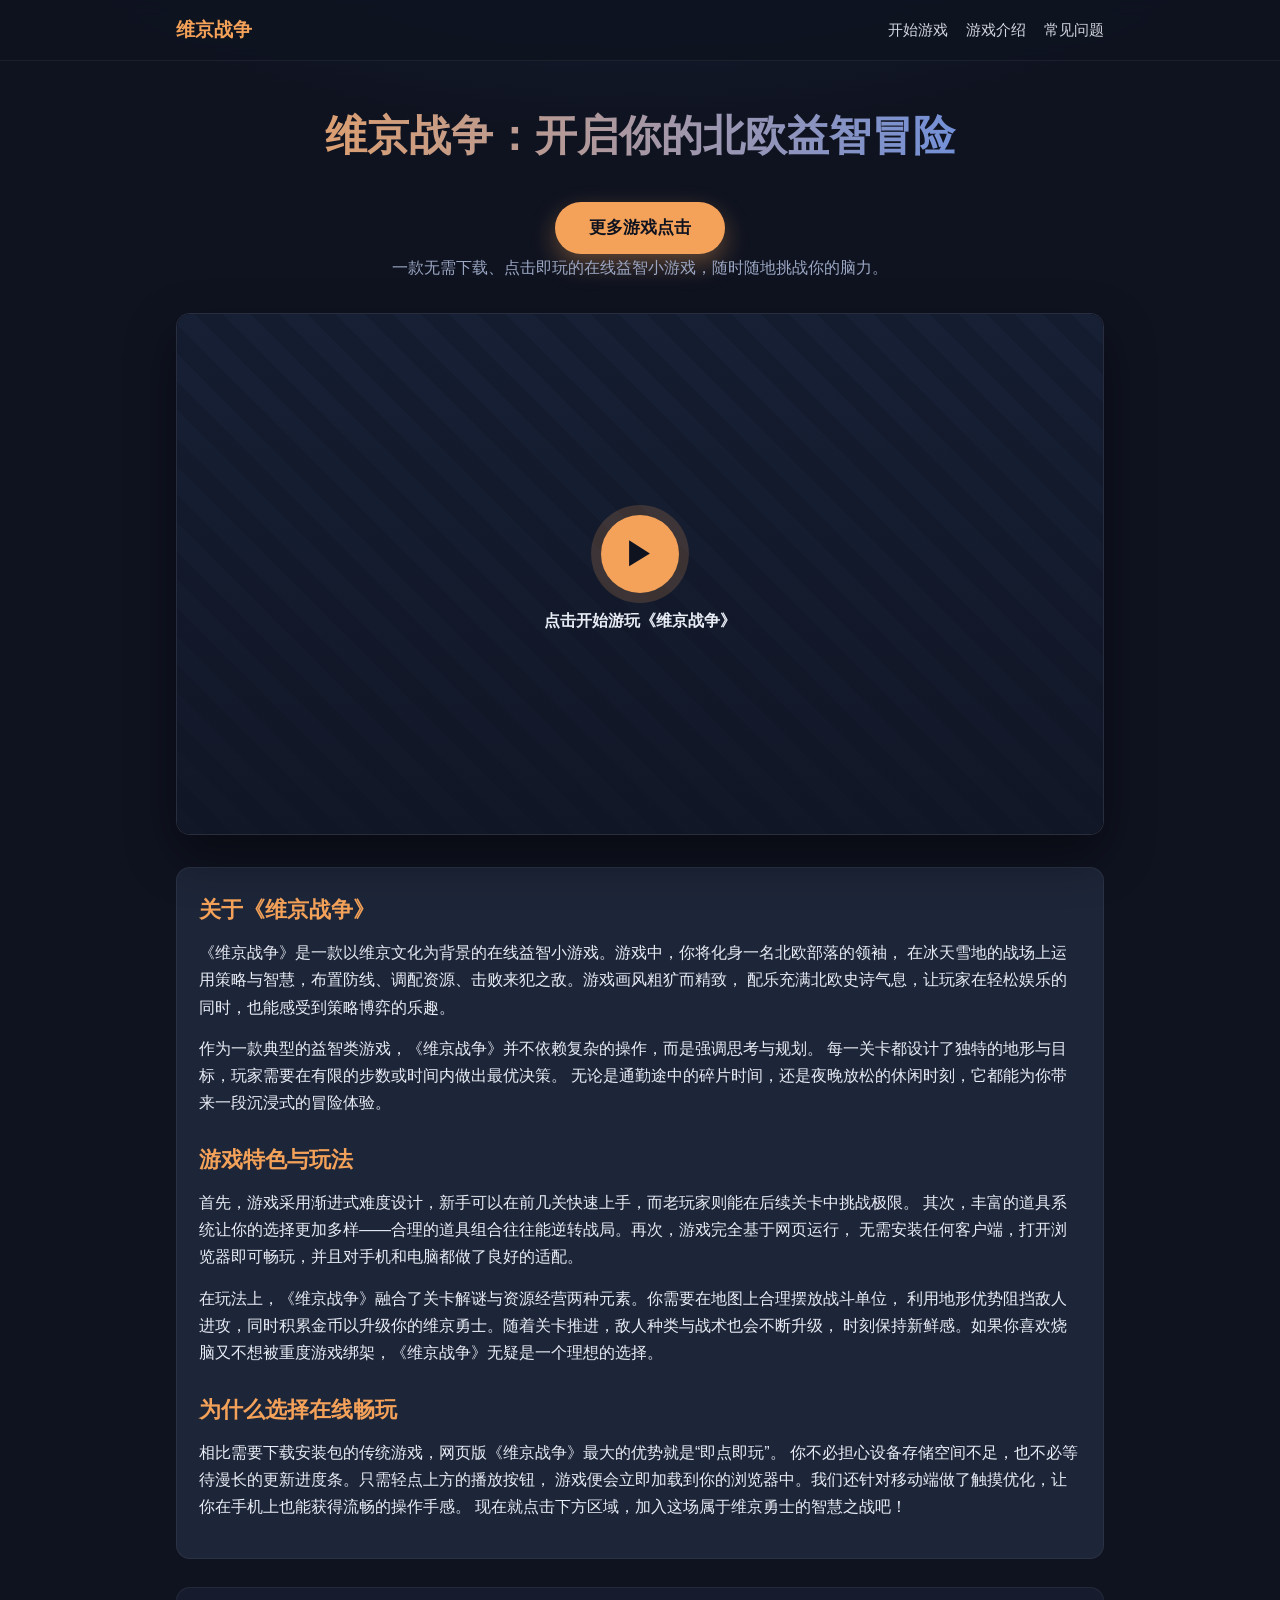
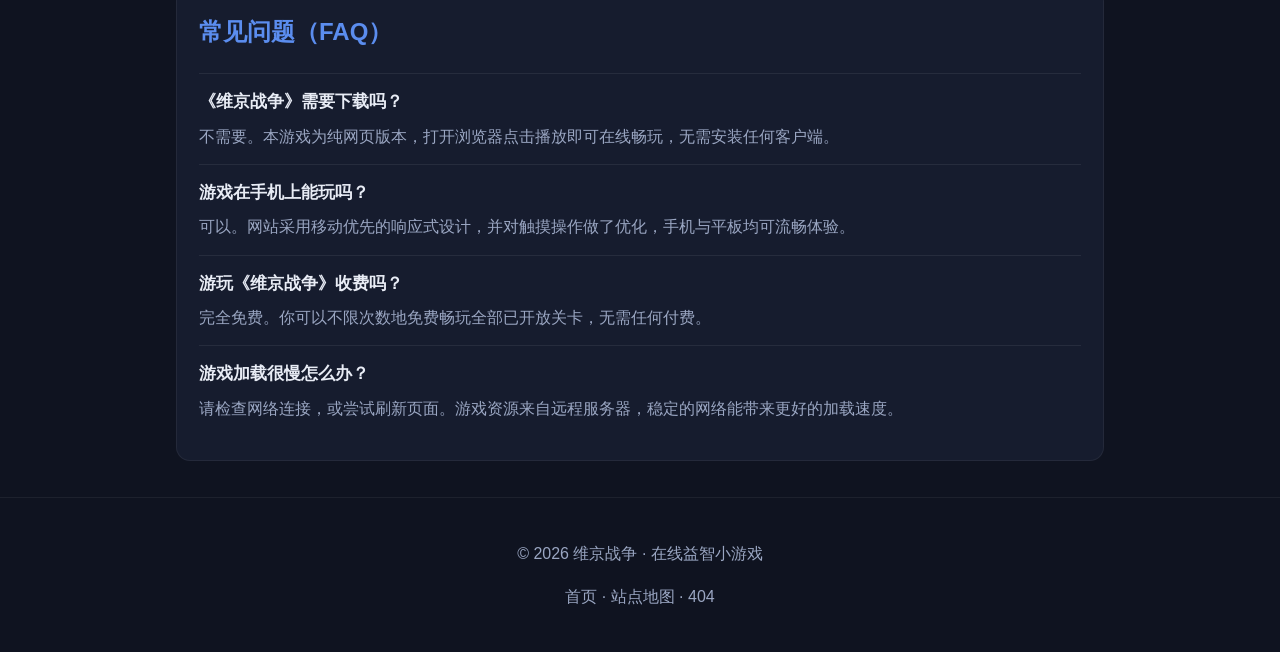
<file: index.html>
<!DOCTYPE html>
<html lang="zh-CN">
<head>
  <meta charset="UTF-8" />
  <meta name="viewport" content="width=device-width, initial-scale=1.0" />
  <title>维京战争 - 在线免费畅玩的益智小游戏 | 维京战争</title>

  <!-- 基础 SEO -->
  <meta name="description" content="维京战争是一款经典的在线益智小游戏，无需下载，点击即玩。在这里你可以体验策略与趣味并存的北欧冒险，免费畅玩，支持手机与电脑。" />
  <meta name="keywords" content="维京战争,益智游戏,在线小游戏,免费游戏,网页游戏,北欧冒险" />
  <meta name="robots" content="index,follow" />
  <meta name="author" content="维京战争" />
  <link rel="canonical" href="https://weipu.xjgzy.com/" />

  <!-- Open Graph -->
  <meta property="og:type" content="website" />
  <meta property="og:locale" content="zh_CN" />
  <meta property="og:title" content="维京战争 - 在线免费畅玩的益智小游戏" />
  <meta property="og:description" content="维京战争是一款经典的在线益智小游戏，无需下载，点击即玩，支持手机与电脑。" />
  <meta property="og:url" content="https://weipu.xjgzy.com/" />
  <meta property="og:site_name" content="维京战争" />

  <!-- Twitter Card -->
  <meta name="twitter:card" content="summary_large_image" />
  <meta name="twitter:title" content="维京战争 - 在线免费畅玩的益智小游戏" />
  <meta name="twitter:description" content="维京战争是一款经典的在线益智小游戏，无需下载，点击即玩。" />

  <link rel="stylesheet" href="style.css" />

  <!-- JSON-LD 结构化数据 -->
  <script type="application/ld+json">
  {
    "@context": "https://schema.org",
    "@type": "VideoGame",
    "name": "维京战争",
    "genre": ["益智", "策略"],
    "gamePlatform": ["Web浏览器", "PC", "手机"],
    "applicationCategory": "Game",
    "operatingSystem": "All",
    "url": "https://weipu.xjgzy.com/",
    "description": "维京战争是一款经典的在线益智小游戏，无需下载，点击即玩，支持手机与电脑。",
    "inLanguage": "zh-CN",
    "offers": {
      "@type": "Offer",
      "price": "0",
      "priceCurrency": "CNY",
      "availability": "https://schema.org/InStock"
    },
    "publisher": {
      "@type": "Organization",
      "name": "维京战争"
    }
  }
  </script>
</head>
<body>
  <header class="site-header">
    <nav class="nav container">
      <a class="brand" href="https://weipu.xjgzy.com/">维京战争</a>
      <ul class="nav-links">
        <li><a href="#play">开始游戏</a></li>
        <li><a href="#about">游戏介绍</a></li>
        <li><a href="#faq">常见问题</a></li>
      </ul>
    </nav>
  </header>

  <main class="container">
    <section class="hero">
      <h1>维京战争：开启你的北欧益智冒险</h1>
      <a href="http://game.hehesy.com/?tgid=41606"
         target="_blank" rel="noopener" class="cta-button">
        更多游戏点击
      </a>
      <p class="subtitle">一款无需下载、点击即玩的在线益智小游戏，随时随地挑战你的脑力。</p>
    </section>

    <section id="play" class="game-section">
      <h2 class="visually-hidden">维京战争 在线试玩</h2>
      <div class="game-frame" id="gameFrame">
        <div class="game-poster" id="gamePoster" role="button" tabindex="0" aria-label="点击开始游玩维京战争">
          <div class="play-btn" aria-hidden="true">▶</div>
          <p class="poster-text">点击开始游玩《维京战争》</p>
        </div>
        <iframe
          id="gameIframe"
          class="game-iframe"
          src="https://game.share888.top/yxmb/1/index.html"
          title="维京战争 在线游戏"
          loading="lazy"
          allow="fullscreen; autoplay; gamepad"
          referrerpolicy="no-referrer-when-downgrade"></iframe>
      </div>
    </section>

    <section id="about" class="content">
      <h2>关于《维京战争》</h2>
      <p>
        《维京战争》是一款以维京文化为背景的在线益智小游戏。游戏中，你将化身一名北欧部落的领袖，
        在冰天雪地的战场上运用策略与智慧，布置防线、调配资源、击败来犯之敌。游戏画风粗犷而精致，
        配乐充满北欧史诗气息，让玩家在轻松娱乐的同时，也能感受到策略博弈的乐趣。
      </p>
      <p>
        作为一款典型的益智类游戏，《维京战争》并不依赖复杂的操作，而是强调思考与规划。
        每一关卡都设计了独特的地形与目标，玩家需要在有限的步数或时间内做出最优决策。
        无论是通勤途中的碎片时间，还是夜晚放松的休闲时刻，它都能为你带来一段沉浸式的冒险体验。
      </p>

      <h2>游戏特色与玩法</h2>
      <p>
        首先，游戏采用渐进式难度设计，新手可以在前几关快速上手，而老玩家则能在后续关卡中挑战极限。
        其次，丰富的道具系统让你的选择更加多样——合理的道具组合往往能逆转战局。再次，游戏完全基于网页运行，
        无需安装任何客户端，打开浏览器即可畅玩，并且对手机和电脑都做了良好的适配。
      </p>
      <p>
        在玩法上，《维京战争》融合了关卡解谜与资源经营两种元素。你需要在地图上合理摆放战斗单位，
        利用地形优势阻挡敌人进攻，同时积累金币以升级你的维京勇士。随着关卡推进，敌人种类与战术也会不断升级，
        时刻保持新鲜感。如果你喜欢烧脑又不想被重度游戏绑架，《维京战争》无疑是一个理想的选择。
      </p>

      <h2>为什么选择在线畅玩</h2>
      <p>
        相比需要下载安装包的传统游戏，网页版《维京战争》最大的优势就是“即点即玩”。
        你不必担心设备存储空间不足，也不必等待漫长的更新进度条。只需轻点上方的播放按钮，
        游戏便会立即加载到你的浏览器中。我们还针对移动端做了触摸优化，让你在手机上也能获得流畅的操作手感。
        现在就点击下方区域，加入这场属于维京勇士的智慧之战吧！
      </p>
    </section>

    <section id="faq" class="faq">
      <h2>常见问题（FAQ）</h2>
      <div class="faq-item">
        <h3>《维京战争》需要下载吗？</h3>
        <p>不需要。本游戏为纯网页版本，打开浏览器点击播放即可在线畅玩，无需安装任何客户端。</p>
      </div>
      <div class="faq-item">
        <h3>游戏在手机上能玩吗？</h3>
        <p>可以。网站采用移动优先的响应式设计，并对触摸操作做了优化，手机与平板均可流畅体验。</p>
      </div>
      <div class="faq-item">
        <h3>游玩《维京战争》收费吗？</h3>
        <p>完全免费。你可以不限次数地免费畅玩全部已开放关卡，无需任何付费。</p>
      </div>
      <div class="faq-item">
        <h3>游戏加载很慢怎么办？</h3>
        <p>请检查网络连接，或尝试刷新页面。游戏资源来自远程服务器，稳定的网络能带来更好的加载速度。</p>
      </div>
    </section>
  </main>

  <footer class="site-footer">
    <div class="container">
      <p>© <span id="year"></span> 维京战争 · 在线益智小游戏</p>
      <p class="footer-links">
        <a href="https://weipu.xjgzy.com/">首页</a> ·
        <a href="https://weipu.xjgzy.com/sitemap.xml">站点地图</a> ·
        <a href="https://weipu.xjgzy.com/404.html">404</a>
      </p>
    </div>
  </footer>

  <script>
    (function () {
      var poster = document.getElementById('gamePoster');
      var iframe = document.getElementById('gameIframe');
      var frame = document.getElementById('gameFrame');
      function play() {
        iframe.src = iframe.src; // 确保加载
        frame.classList.add('is-playing');
        poster.setAttribute('aria-hidden', 'true');
      }
      poster.addEventListener('click', play);
      poster.addEventListener('keydown', function (e) {
        if (e.key === 'Enter' || e.key === ' ') { e.preventDefault(); play(); }
      });
      var y = document.getElementById('year');
      if (y) y.textContent = new Date().getFullYear();
    })();
  </script>
</body>
</html>
</file>
<file: style.css>
:root {
  --bg: #0f1320;
  --bg-soft: #161c2e;
  --card: #1d2538;
  --accent: #f4a259;
  --accent-2: #5b8def;
  --text: #e8ecf5;
  --muted: #9aa6c2;
  --radius: 14px;
  --maxw: 960px;
}

* { box-sizing: border-box; }

html { scroll-behavior: smooth; }

body {
  margin: 0;
  font-family: -apple-system, BlinkMacSystemFont, "Segoe UI", "PingFang SC",
    "Hiragino Sans GB", "Microsoft YaHei", sans-serif;
  background: radial-gradient(1200px 600px at 50% -10%, #1b2540 0%, var(--bg) 60%);
  color: var(--text);
  line-height: 1.7;
}

.container {
  width: 100%;
  max-width: var(--maxw);
  margin: 0 auto;
  padding: 0 16px;
}

.visually-hidden {
  position: absolute;
  width: 1px; height: 1px;
  padding: 0; margin: -1px;
  overflow: hidden; clip: rect(0 0 0 0);
  white-space: nowrap; border: 0;
}

/* Header / Nav */
.site-header {
  position: sticky;
  top: 0;
  z-index: 10;
  background: rgba(15, 19, 32, 0.85);
  backdrop-filter: blur(8px);
  border-bottom: 1px solid rgba(255,255,255,0.06);
}
.nav {
  display: flex;
  align-items: center;
  justify-content: space-between;
  height: 60px;
}
.brand {
  font-weight: 800;
  font-size: 1.2rem;
  color: var(--accent);
  text-decoration: none;
}
.nav-links {
  display: flex;
  gap: 18px;
  list-style: none;
  margin: 0; padding: 0;
}
.nav-links a {
  color: var(--text);
  text-decoration: none;
  font-size: 0.95rem;
  opacity: 0.9;
}
.nav-links a:hover { color: var(--accent); }

/* Hero */
.hero {
  text-align: center;
  padding: 40px 0 24px;
}
.hero h1 {
  font-size: clamp(1.6rem, 4vw, 2.6rem);
  margin: 0 0 12px;
  background: linear-gradient(90deg, var(--accent), var(--accent-2));
  -webkit-background-clip: text;
  background-clip: text;
  color: transparent;
}
.subtitle {
  color: var(--muted);
  margin: 0 auto;
  max-width: 640px;
}

/* 引流按钮 */
.cta-button {
  display: inline-block;
  margin-top: 18px;
  padding: 12px 34px;
  border-radius: 9999px;
  background: var(--accent);
  color: #0f1320;
  font-weight: 800;
  font-size: 1.05rem;
  text-decoration: none;
  box-shadow: 0 10px 24px rgba(244,162,89,0.35);
  transition: background-color .2s ease, transform .2s ease;
}
.cta-button:hover {
  background: #ffb877;
  transform: translateY(-2px);
}
.cta-button:active { background: #e08f44; }

/* Game frame */
.game-section { padding: 8px 0 32px; }
.game-frame {
  position: relative;
  width: 100%;
  aspect-ratio: 16 / 9;
  background: var(--bg-soft);
  border: 1px solid rgba(255,255,255,0.08);
  border-radius: var(--radius);
  overflow: hidden;
  box-shadow: 0 20px 50px rgba(0,0,0,0.45);
}
.game-iframe {
  position: absolute;
  inset: 0;
  width: 100%;
  height: 100%;
  border: 0;
  background: #000;
}
.game-poster {
  position: absolute;
  inset: 0;
  z-index: 2;
  display: flex;
  flex-direction: column;
  align-items: center;
  justify-content: center;
  gap: 14px;
  cursor: pointer;
  background:
    linear-gradient(180deg, rgba(15,19,32,0.55), rgba(15,19,32,0.85)),
    repeating-linear-gradient(45deg, #20304f 0 20px, #1a2742 20px 40px);
  transition: opacity .3s ease;
}
.game-frame.is-playing .game-poster {
  opacity: 0;
  pointer-events: none;
}
.play-btn {
  width: 78px; height: 78px;
  border-radius: 50%;
  display: flex;
  align-items: center;
  justify-content: center;
  font-size: 2rem;
  color: #0f1320;
  background: var(--accent);
  box-shadow: 0 0 0 10px rgba(244,162,89,0.18);
  transition: transform .2s ease;
}
.game-poster:hover .play-btn { transform: scale(1.08); }
.poster-text { color: var(--text); margin: 0; font-weight: 600; }

/* Content */
.content {
  background: var(--card);
  border: 1px solid rgba(255,255,255,0.06);
  border-radius: var(--radius);
  padding: 24px 22px;
  margin-bottom: 28px;
}
.content h2 {
  color: var(--accent);
  font-size: 1.35rem;
  margin: 26px 0 10px;
}
.content h2:first-child { margin-top: 0; }
.content p { color: var(--text); margin: 0 0 14px; }

/* FAQ */
.faq {
  background: var(--bg-soft);
  border: 1px solid rgba(255,255,255,0.06);
  border-radius: var(--radius);
  padding: 24px 22px;
  margin-bottom: 36px;
}
.faq h2 { color: var(--accent-2); margin-top: 0; }
.faq-item {
  border-top: 1px solid rgba(255,255,255,0.07);
  padding: 14px 0;
}
.faq-item h3 { margin: 0 0 6px; font-size: 1.05rem; }
.faq-item p { margin: 0; color: var(--muted); }

/* Footer */
.site-footer {
  border-top: 1px solid rgba(255,255,255,0.06);
  padding: 26px 0;
  text-align: center;
  color: var(--muted);
}
.footer-links a { color: var(--muted); text-decoration: none; }
.footer-links a:hover { color: var(--accent); }

@media (max-width: 600px) {
  .nav-links { gap: 12px; }
  .nav-links a { font-size: 0.88rem; }
  .content, .faq { padding: 18px 16px; }
  .play-btn { width: 64px; height: 64px; font-size: 1.6rem; }
}
</file>
